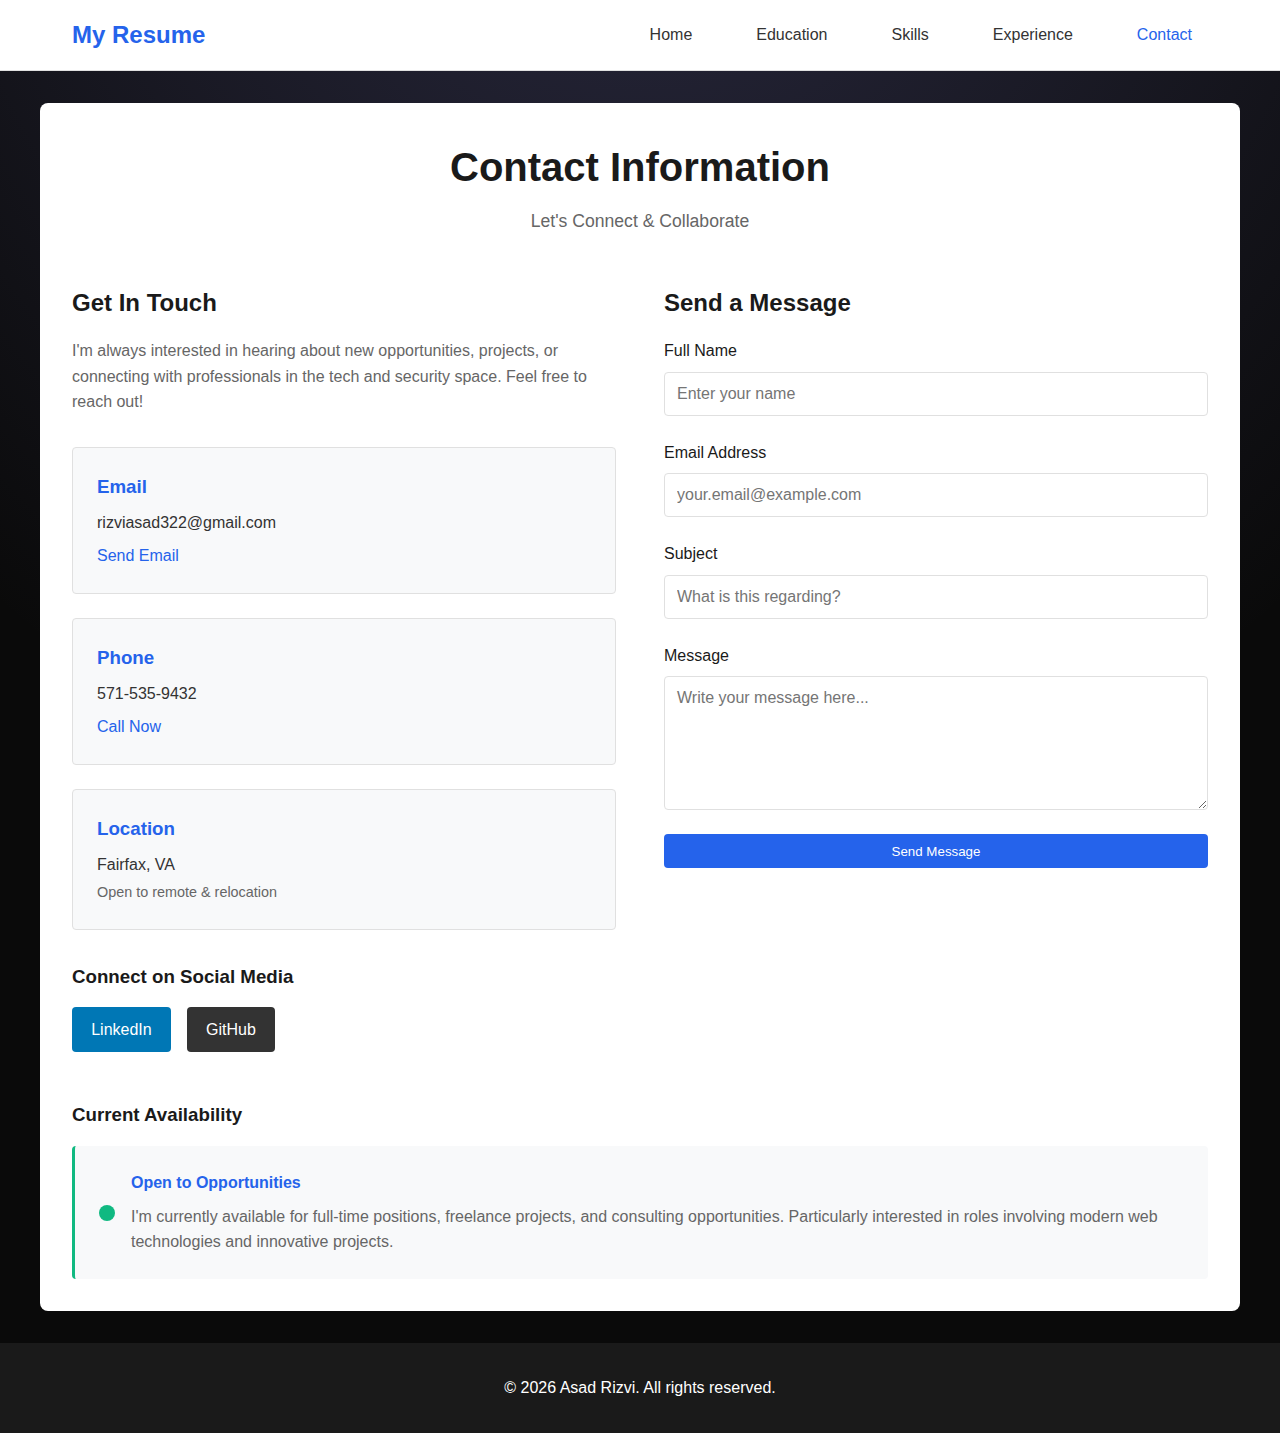
<file: contact.html>
<!DOCTYPE html>
<html lang="en">
<head>
    <meta charset="UTF-8">
    <meta name="viewport" content="width=device-width, initial-scale=1.0">
    <title>Contact - Professional Resume</title>
    <link rel="stylesheet" href="styles.css">
</head>
<body>
    <nav class="navbar">
        <div class="nav-container">
            <h1 class="logo">My Resume</h1>
            <ul class="nav-menu">
                <li><a href="index.html">Home</a></li>
                <li><a href="education.html">Education</a></li>
                <li><a href="skills.html">Skills</a></li>
                <li><a href="experience.html">Experience</a></li>
                <li><a href="contact.html" class="active">Contact</a></li>
            </ul>
        </div>
    </nav>

    <div class="container">
        <div class="page-header">
            <h1>Contact Information</h1>
            <p class="page-subtitle">Let's Connect & Collaborate</p>
        </div>

        <div class="contact-content">
            <div class="contact-info-section">
                <h2>Get In Touch</h2>
                <p class="contact-intro">I'm always interested in hearing about new opportunities, projects, or connecting with professionals in the tech and security space. Feel free to reach out!</p>
                
                <div class="contact-cards">
                    <div class="contact-card">
                        <h3>Email</h3>
                        <p>rizviasad322@gmail.com</p>
                        <a href="mailto:rizviasad322@gmail.com" class="contact-link">Send Email</a>
                    </div>

                    <div class="contact-card">
                        <h3>Phone</h3>
                        <p>571-535-9432</p>
                        <a href="tel:+15715359432" class="contact-link">Call Now</a>
                    </div>

                    <div class="contact-card">
                        <h3>Location</h3>
                        <p>Fairfax, VA</p>
                        <p class="location-detail">Open to remote & relocation</p>
                    </div>
                </div>

                <div class="social-links-section">
                    <h3>Connect on Social Media</h3>
                    <div class="social-links">
                        <a href="https://www.linkedin.com/in/asadrizi" target="_blank" class="social-btn linkedin">
                            LinkedIn
                        </a>
                        <a href="https://github.com/asadrizvi" target="_blank" class="social-btn github">
                            GitHub
                        </a>
                    </div>
                </div>
            </div>

            <div class="contact-form-section">
                <h2>Send a Message</h2>
                <form class="contact-form" action="#" method="POST">
                    <div class="form-group">
                        <label for="name">Full Name</label>
                        <input type="text" id="name" name="name" placeholder="Enter your name" required>
                    </div>

                    <div class="form-group">
                        <label for="email">Email Address</label>
                        <input type="email" id="email" name="email" placeholder="your.email@example.com" required>
                    </div>

                    <div class="form-group">
                        <label for="subject">Subject</label>
                        <input type="text" id="subject" name="subject" placeholder="What is this regarding?" required>
                    </div>

                    <div class="form-group">
                        <label for="message">Message</label>
                        <textarea id="message" name="message" rows="6" placeholder="Write your message here..." required></textarea>
                    </div>

                    <button type="submit" class="btn btn-primary btn-submit">Send Message</button>
                </form>
            </div>
        </div>

        <div class="availability-section">
            <h3>Current Availability</h3>
            <div class="availability-card">
                <div class="status-indicator available"></div>
                <div class="availability-info">
                    <h4>Open to Opportunities</h4>
                    <p>I'm currently available for full-time positions, freelance projects, and consulting opportunities. Particularly interested in roles involving modern web technologies and innovative projects.</p>
                </div>
            </div>
        </div>
    </div>

    <footer>
        <p>&copy; 2026 Asad Rizvi. All rights reserved.</p>
    </footer>
</body>
</html>
</file>
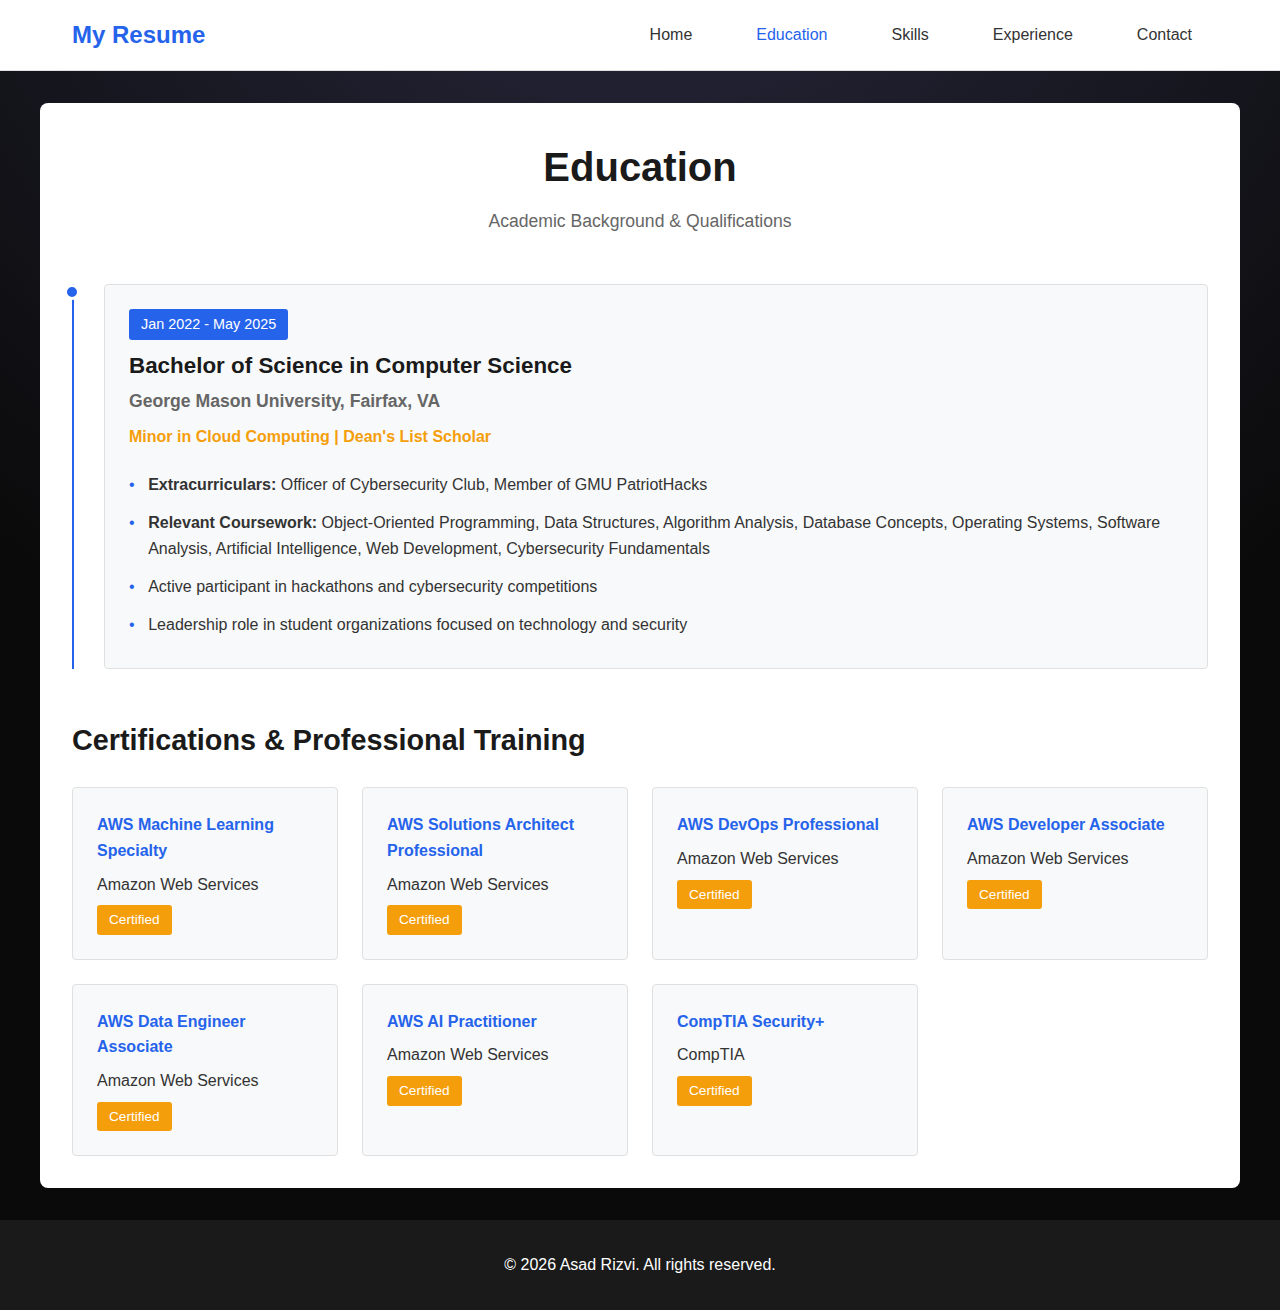
<file: education.html>
<!DOCTYPE html>
<html lang="en">
<head>
    <meta charset="UTF-8">
    <meta name="viewport" content="width=device-width, initial-scale=1.0">
    <title>Education - Professional Resume</title>
    <link rel="stylesheet" href="styles.css">
</head>
<body>
    <nav class="navbar">
        <div class="nav-container">
            <h1 class="logo">My Resume</h1>
            <ul class="nav-menu">
                <li><a href="index.html">Home</a></li>
                <li><a href="education.html" class="active">Education</a></li>
                <li><a href="skills.html">Skills</a></li>
                <li><a href="experience.html">Experience</a></li>
                <li><a href="contact.html">Contact</a></li>
            </ul>
        </div>
    </nav>

    <div class="container">
        <div class="page-header">
            <h1>Education</h1>
            <p class="page-subtitle">Academic Background & Qualifications</p>
        </div>

        <div class="education-timeline">
            <div class="timeline-item">
                <div class="timeline-marker"></div>
                <div class="timeline-content">
                    <div class="timeline-date">Jan 2022 - May 2025</div>
                    <h3>Bachelor of Science in Computer Science</h3>
                    <h4>George Mason University, Fairfax, VA</h4>
                    <p class="gpa">Minor in Cloud Computing | Dean's List Scholar</p>
                    <ul class="details">
                        <li><strong>Extracurriculars:</strong> Officer of Cybersecurity Club, Member of GMU PatriotHacks</li>
                        <li><strong>Relevant Coursework:</strong> Object-Oriented Programming, Data Structures, Algorithm Analysis, Database Concepts, Operating Systems, Software Analysis, Artificial Intelligence, Web Development, Cybersecurity Fundamentals</li>
                        <li>Active participant in hackathons and cybersecurity competitions</li>
                        <li>Leadership role in student organizations focused on technology and security</li>
                    </ul>
                </div>
            </div>
        </div>

        <div class="certifications-section">
            <h2>Certifications & Professional Training</h2>
            <div class="cert-grid">
                <div class="cert-card">
                    <h4>AWS Machine Learning Specialty</h4>
                    <p>Amazon Web Services</p>
                    <span class="cert-date">Certified</span>
                </div>
                <div class="cert-card">
                    <h4>AWS Solutions Architect Professional</h4>
                    <p>Amazon Web Services</p>
                    <span class="cert-date">Certified</span>
                </div>
                <div class="cert-card">
                    <h4>AWS DevOps Professional</h4>
                    <p>Amazon Web Services</p>
                    <span class="cert-date">Certified</span>
                </div>
                <div class="cert-card">
                    <h4>AWS Developer Associate</h4>
                    <p>Amazon Web Services</p>
                    <span class="cert-date">Certified</span>
                </div>
                <div class="cert-card">
                    <h4>AWS Data Engineer Associate</h4>
                    <p>Amazon Web Services</p>
                    <span class="cert-date">Certified</span>
                </div>
                <div class="cert-card">
                    <h4>AWS AI Practitioner</h4>
                    <p>Amazon Web Services</p>
                    <span class="cert-date">Certified</span>
                </div>
                <div class="cert-card">
                    <h4>CompTIA Security+</h4>
                    <p>CompTIA</p>
                    <span class="cert-date">Certified</span>
                </div>
            </div>
        </div>
    </div>

    <footer>
        <p>&copy; 2026 Asad Rizvi. All rights reserved.</p>
    </footer>
</body>
</html>
</file>
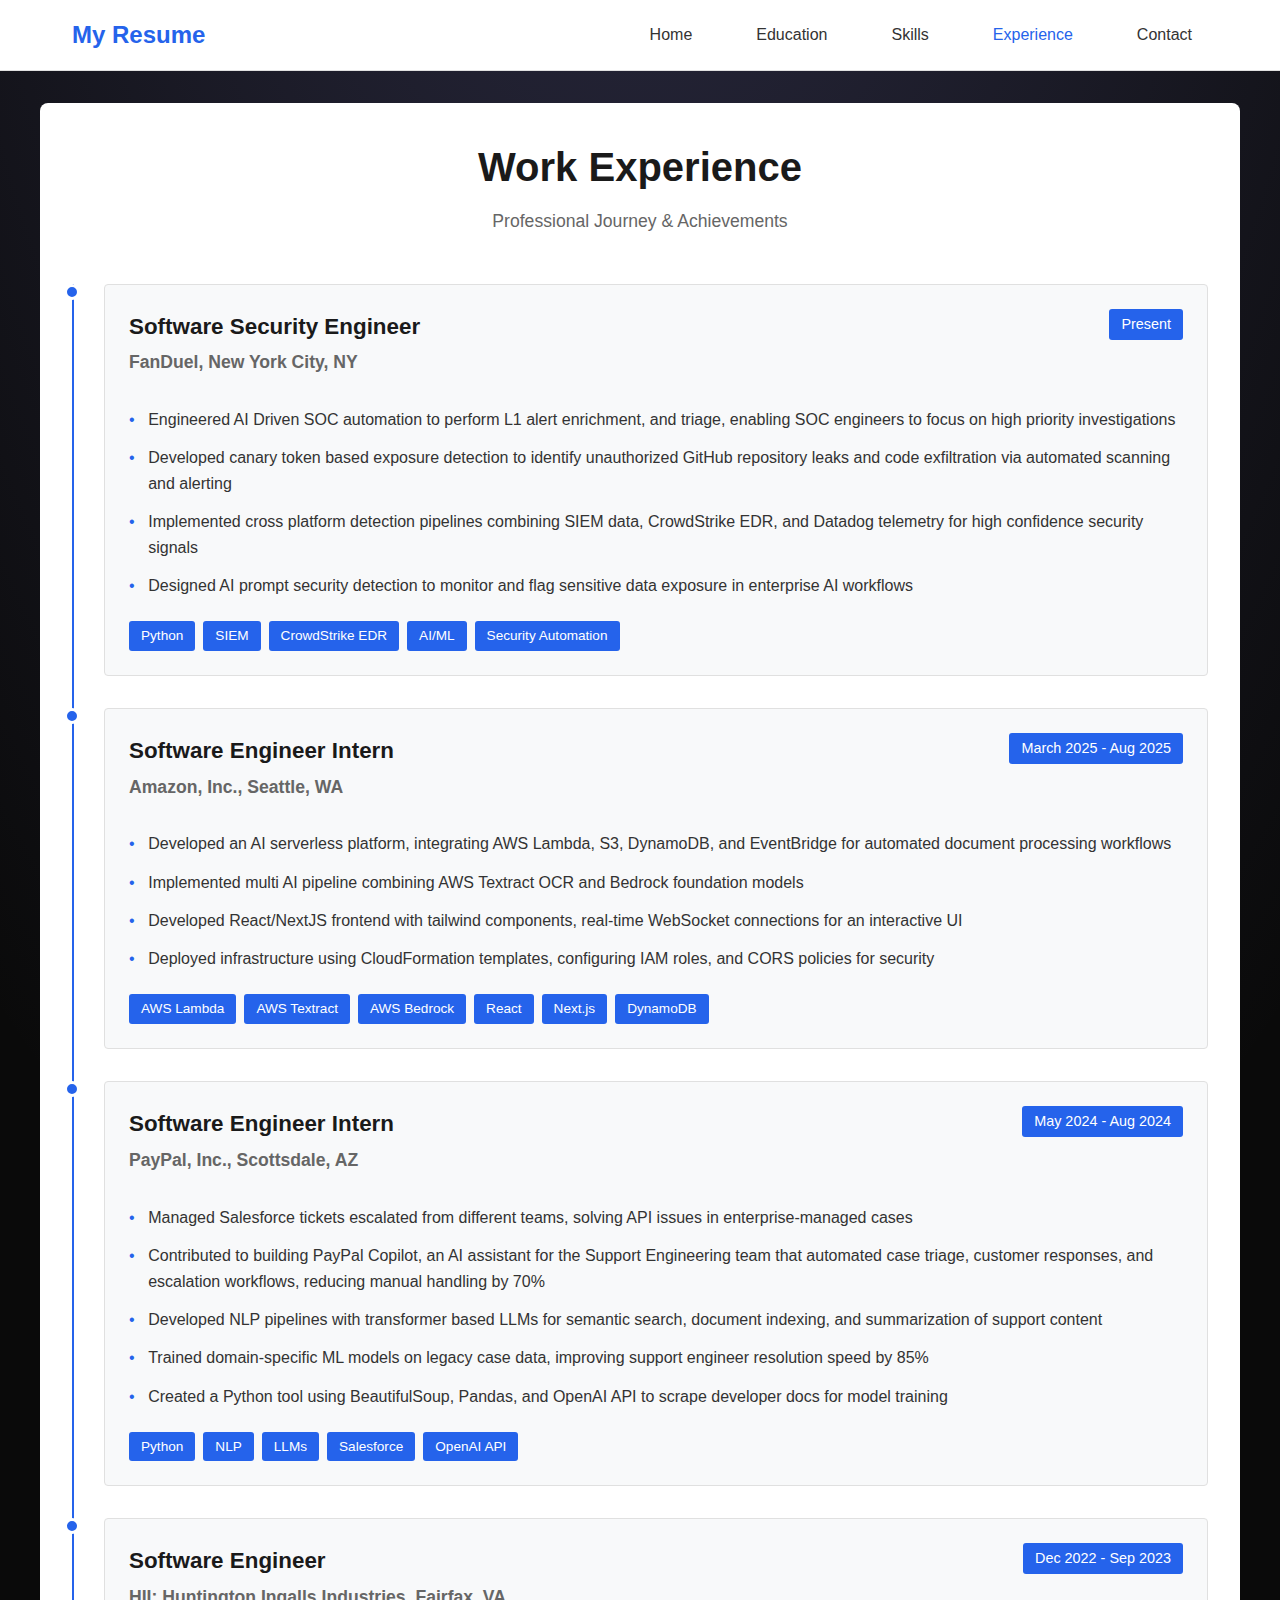
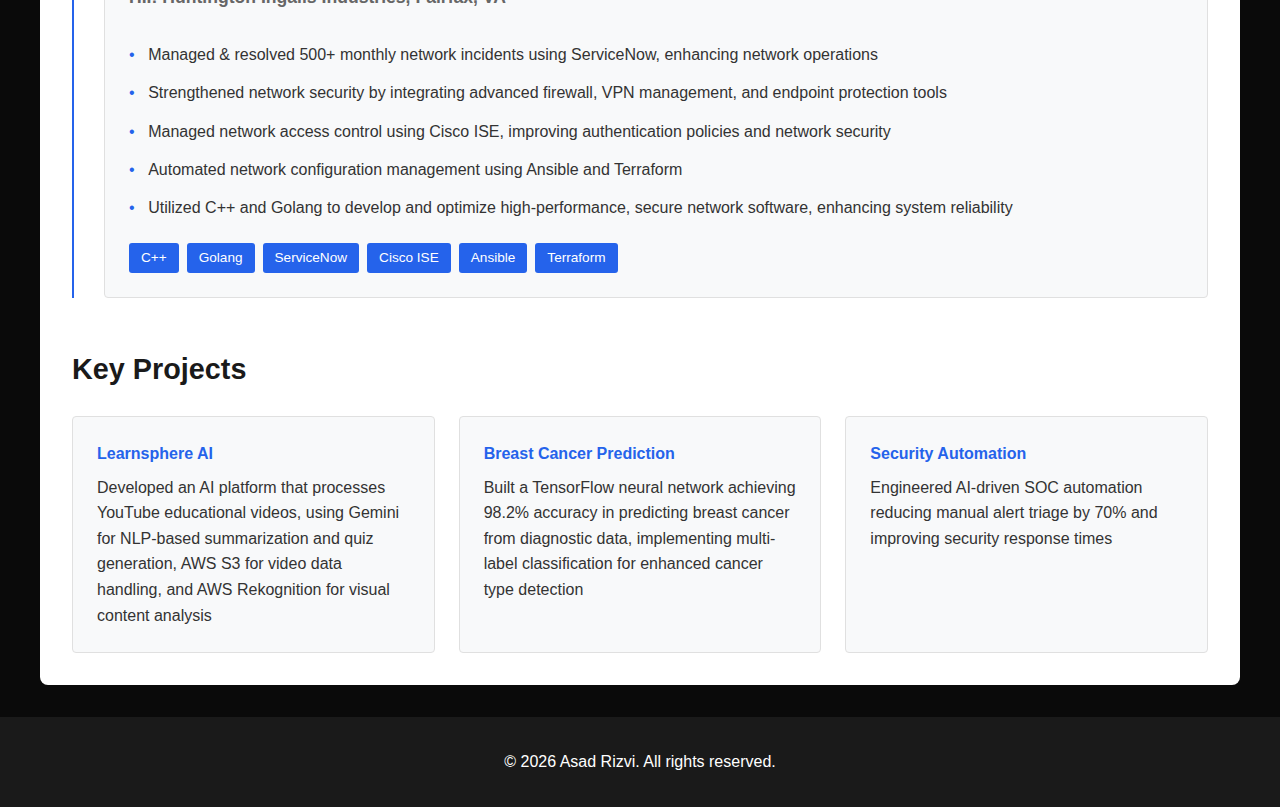
<file: experience.html>
<!DOCTYPE html>
<html lang="en">
<head>
    <meta charset="UTF-8">
    <meta name="viewport" content="width=device-width, initial-scale=1.0">
    <title>Experience - Professional Resume</title>
    <link rel="stylesheet" href="styles.css">
</head>
<body>
    <nav class="navbar">
        <div class="nav-container">
            <h1 class="logo">My Resume</h1>
            <ul class="nav-menu">
                <li><a href="index.html">Home</a></li>
                <li><a href="education.html">Education</a></li>
                <li><a href="skills.html">Skills</a></li>
                <li><a href="experience.html" class="active">Experience</a></li>
                <li><a href="contact.html">Contact</a></li>
            </ul>
        </div>
    </nav>

    <div class="container">
        <div class="page-header">
            <h1>Work Experience</h1>
            <p class="page-subtitle">Professional Journey & Achievements</p>
        </div>

        <div class="experience-timeline">
            <div class="experience-item">
                <div class="experience-marker"></div>
                <div class="experience-content">
                    <div class="experience-header">
                        <div>
                            <h3>Software Security Engineer</h3>
                            <h4>FanDuel, New York City, NY</h4>
                        </div>
                        <div class="experience-date">Present</div>
                    </div>
                    <ul class="experience-details">
                        <li>Engineered AI Driven SOC automation to perform L1 alert enrichment, and triage, enabling SOC engineers to focus on high priority investigations</li>
                        <li>Developed canary token based exposure detection to identify unauthorized GitHub repository leaks and code exfiltration via automated scanning and alerting</li>
                        <li>Implemented cross platform detection pipelines combining SIEM data, CrowdStrike EDR, and Datadog telemetry for high confidence security signals</li>
                        <li>Designed AI prompt security detection to monitor and flag sensitive data exposure in enterprise AI workflows</li>
                    </ul>
                    <div class="tech-stack">
                        <span class="tech-tag">Python</span>
                        <span class="tech-tag">SIEM</span>
                        <span class="tech-tag">CrowdStrike EDR</span>
                        <span class="tech-tag">AI/ML</span>
                        <span class="tech-tag">Security Automation</span>
                    </div>
                </div>
            </div>

            <div class="experience-item">
                <div class="experience-marker"></div>
                <div class="experience-content">
                    <div class="experience-header">
                        <div>
                            <h3>Software Engineer Intern</h3>
                            <h4>Amazon, Inc., Seattle, WA</h4>
                        </div>
                        <div class="experience-date">March 2025 - Aug 2025</div>
                    </div>
                    <ul class="experience-details">
                        <li>Developed an AI serverless platform, integrating AWS Lambda, S3, DynamoDB, and EventBridge for automated document processing workflows</li>
                        <li>Implemented multi AI pipeline combining AWS Textract OCR and Bedrock foundation models</li>
                        <li>Developed React/NextJS frontend with tailwind components, real-time WebSocket connections for an interactive UI</li>
                        <li>Deployed infrastructure using CloudFormation templates, configuring IAM roles, and CORS policies for security</li>
                    </ul>
                    <div class="tech-stack">
                        <span class="tech-tag">AWS Lambda</span>
                        <span class="tech-tag">AWS Textract</span>
                        <span class="tech-tag">AWS Bedrock</span>
                        <span class="tech-tag">React</span>
                        <span class="tech-tag">Next.js</span>
                        <span class="tech-tag">DynamoDB</span>
                    </div>
                </div>
            </div>

            <div class="experience-item">
                <div class="experience-marker"></div>
                <div class="experience-content">
                    <div class="experience-header">
                        <div>
                            <h3>Software Engineer Intern</h3>
                            <h4>PayPal, Inc., Scottsdale, AZ</h4>
                        </div>
                        <div class="experience-date">May 2024 - Aug 2024</div>
                    </div>
                    <ul class="experience-details">
                        <li>Managed Salesforce tickets escalated from different teams, solving API issues in enterprise-managed cases</li>
                        <li>Contributed to building PayPal Copilot, an AI assistant for the Support Engineering team that automated case triage, customer responses, and escalation workflows, reducing manual handling by 70%</li>
                        <li>Developed NLP pipelines with transformer based LLMs for semantic search, document indexing, and summarization of support content</li>
                        <li>Trained domain-specific ML models on legacy case data, improving support engineer resolution speed by 85%</li>
                        <li>Created a Python tool using BeautifulSoup, Pandas, and OpenAI API to scrape developer docs for model training</li>
                    </ul>
                    <div class="tech-stack">
                        <span class="tech-tag">Python</span>
                        <span class="tech-tag">NLP</span>
                        <span class="tech-tag">LLMs</span>
                        <span class="tech-tag">Salesforce</span>
                        <span class="tech-tag">OpenAI API</span>
                    </div>
                </div>
            </div>

            <div class="experience-item">
                <div class="experience-marker"></div>
                <div class="experience-content">
                    <div class="experience-header">
                        <div>
                            <h3>Software Engineer</h3>
                            <h4>HII: Huntington Ingalls Industries, Fairfax, VA</h4>
                        </div>
                        <div class="experience-date">Dec 2022 - Sep 2023</div>
                    </div>
                    <ul class="experience-details">
                        <li>Managed & resolved 500+ monthly network incidents using ServiceNow, enhancing network operations</li>
                        <li>Strengthened network security by integrating advanced firewall, VPN management, and endpoint protection tools</li>
                        <li>Managed network access control using Cisco ISE, improving authentication policies and network security</li>
                        <li>Automated network configuration management using Ansible and Terraform</li>
                        <li>Utilized C++ and Golang to develop and optimize high-performance, secure network software, enhancing system reliability</li>
                    </ul>
                    <div class="tech-stack">
                        <span class="tech-tag">C++</span>
                        <span class="tech-tag">Golang</span>
                        <span class="tech-tag">ServiceNow</span>
                        <span class="tech-tag">Cisco ISE</span>
                        <span class="tech-tag">Ansible</span>
                        <span class="tech-tag">Terraform</span>
                    </div>
                </div>
            </div>
        </div>

        <div class="achievements-section">
            <h2>Key Projects</h2>
            <div class="achievements-grid">
                <div class="achievement-card">
                    <h4>Learnsphere AI</h4>
                    <p>Developed an AI platform that processes YouTube educational videos, using Gemini for NLP-based summarization and quiz generation, AWS S3 for video data handling, and AWS Rekognition for visual content analysis</p>
                </div>
                <div class="achievement-card">
                    <h4>Breast Cancer Prediction</h4>
                    <p>Built a TensorFlow neural network achieving 98.2% accuracy in predicting breast cancer from diagnostic data, implementing multi-label classification for enhanced cancer type detection</p>
                </div>
                <div class="achievement-card">
                    <h4>Security Automation</h4>
                    <p>Engineered AI-driven SOC automation reducing manual alert triage by 70% and improving security response times</p>
                </div>
            </div>
        </div>
    </div>

    <footer>
        <p>&copy; 2026 Asad Rizvi. All rights reserved.</p>
    </footer>
</body>
</html>
</file>
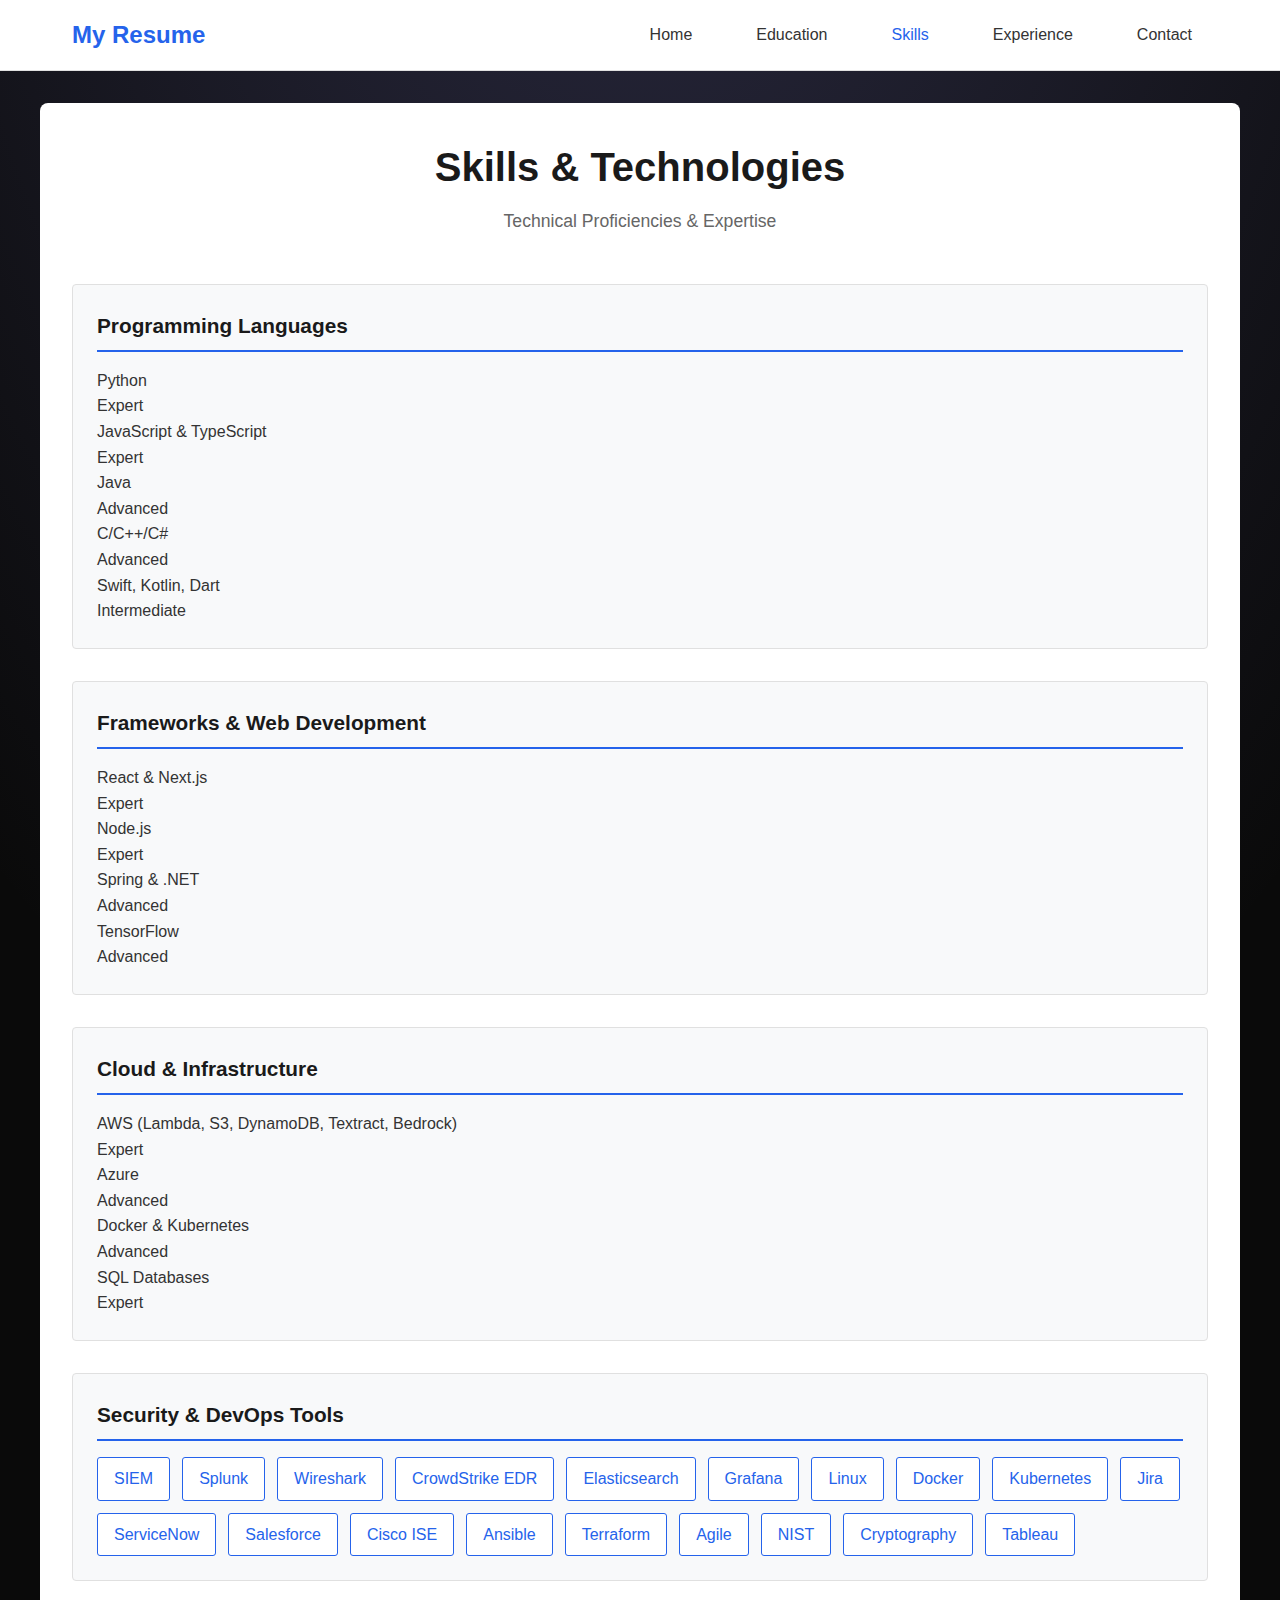
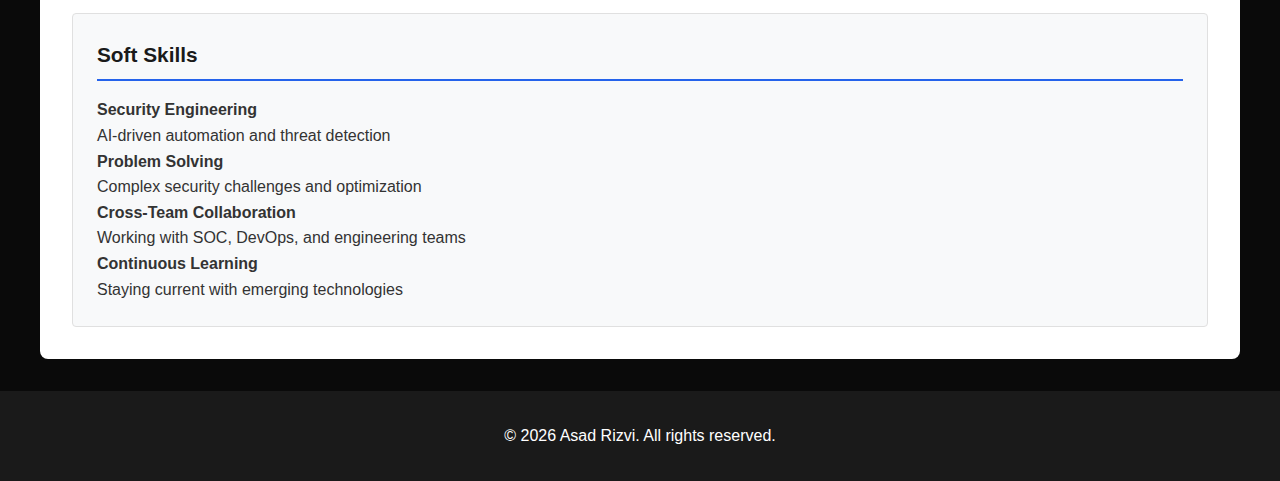
<file: skills.html>
<!DOCTYPE html>
<html lang="en">
<head>
    <meta charset="UTF-8">
    <meta name="viewport" content="width=device-width, initial-scale=1.0">
    <title>Skills - Professional Resume</title>
    <link rel="stylesheet" href="styles.css">
</head>
<body>
    <nav class="navbar">
        <div class="nav-container">
            <h1 class="logo">My Resume</h1>
            <ul class="nav-menu">
                <li><a href="index.html">Home</a></li>
                <li><a href="education.html">Education</a></li>
                <li><a href="skills.html" class="active">Skills</a></li>
                <li><a href="experience.html">Experience</a></li>
                <li><a href="contact.html">Contact</a></li>
            </ul>
        </div>
    </nav>

    <div class="container">
        <div class="page-header">
            <h1>Skills & Technologies</h1>
            <p class="page-subtitle">Technical Proficiencies & Expertise</p>
        </div>

        <div class="skills-section">
            <div class="skill-category">
                <h3>Programming Languages</h3>
                <div class="skills-list">
                    <div class="skill-item">
                        <div class="skill-name">Python</div>
                        <div class="skill-bar">
                            <div class="skill-progress" style="width: 95%"></div>
                        </div>
                        <span class="skill-level">Expert</span>
                    </div>
                    <div class="skill-item">
                        <div class="skill-name">JavaScript & TypeScript</div>
                        <div class="skill-bar">
                            <div class="skill-progress" style="width: 90%"></div>
                        </div>
                        <span class="skill-level">Expert</span>
                    </div>
                    <div class="skill-item">
                        <div class="skill-name">Java</div>
                        <div class="skill-bar">
                            <div class="skill-progress" style="width: 88%"></div>
                        </div>
                        <span class="skill-level">Advanced</span>
                    </div>
                    <div class="skill-item">
                        <div class="skill-name">C/C++/C#</div>
                        <div class="skill-bar">
                            <div class="skill-progress" style="width: 85%"></div>
                        </div>
                        <span class="skill-level">Advanced</span>
                    </div>
                    <div class="skill-item">
                        <div class="skill-name">Swift, Kotlin, Dart</div>
                        <div class="skill-bar">
                            <div class="skill-progress" style="width: 75%"></div>
                        </div>
                        <span class="skill-level">Intermediate</span>
                    </div>
                </div>
            </div>

            <div class="skill-category">
                <h3>Frameworks & Web Development</h3>
                <div class="skills-list">
                    <div class="skill-item">
                        <div class="skill-name">React & Next.js</div>
                        <div class="skill-bar">
                            <div class="skill-progress" style="width: 92%"></div>
                        </div>
                        <span class="skill-level">Expert</span>
                    </div>
                    <div class="skill-item">
                        <div class="skill-name">Node.js</div>
                        <div class="skill-bar">
                            <div class="skill-progress" style="width: 90%"></div>
                        </div>
                        <span class="skill-level">Expert</span>
                    </div>
                    <div class="skill-item">
                        <div class="skill-name">Spring & .NET</div>
                        <div class="skill-bar">
                            <div class="skill-progress" style="width: 85%"></div>
                        </div>
                        <span class="skill-level">Advanced</span>
                    </div>
                    <div class="skill-item">
                        <div class="skill-name">TensorFlow</div>
                        <div class="skill-bar">
                            <div class="skill-progress" style="width: 88%"></div>
                        </div>
                        <span class="skill-level">Advanced</span>
                    </div>
                </div>
            </div>

            <div class="skill-category">
                <h3>Cloud & Infrastructure</h3>
                <div class="skills-list">
                    <div class="skill-item">
                        <div class="skill-name">AWS (Lambda, S3, DynamoDB, Textract, Bedrock)</div>
                        <div class="skill-bar">
                            <div class="skill-progress" style="width: 95%"></div>
                        </div>
                        <span class="skill-level">Expert</span>
                    </div>
                    <div class="skill-item">
                        <div class="skill-name">Azure</div>
                        <div class="skill-bar">
                            <div class="skill-progress" style="width: 82%"></div>
                        </div>
                        <span class="skill-level">Advanced</span>
                    </div>
                    <div class="skill-item">
                        <div class="skill-name">Docker & Kubernetes</div>
                        <div class="skill-bar">
                            <div class="skill-progress" style="width: 88%"></div>
                        </div>
                        <span class="skill-level">Advanced</span>
                    </div>
                    <div class="skill-item">
                        <div class="skill-name">SQL Databases</div>
                        <div class="skill-bar">
                            <div class="skill-progress" style="width: 90%"></div>
                        </div>
                        <span class="skill-level">Expert</span>
                    </div>
                </div>
            </div>

            <div class="skill-category">
                <h3>Security & DevOps Tools</h3>
                <div class="tech-badges">
                    <span class="badge">SIEM</span>
                    <span class="badge">Splunk</span>
                    <span class="badge">Wireshark</span>
                    <span class="badge">CrowdStrike EDR</span>
                    <span class="badge">Elasticsearch</span>
                    <span class="badge">Grafana</span>
                    <span class="badge">Linux</span>
                    <span class="badge">Docker</span>
                    <span class="badge">Kubernetes</span>
                    <span class="badge">Jira</span>
                    <span class="badge">ServiceNow</span>
                    <span class="badge">Salesforce</span>
                    <span class="badge">Cisco ISE</span>
                    <span class="badge">Ansible</span>
                    <span class="badge">Terraform</span>
                    <span class="badge">Agile</span>
                    <span class="badge">NIST</span>
                    <span class="badge">Cryptography</span>
                    <span class="badge">Tableau</span>
                </div>
            </div>

            <div class="skill-category">
                <h3>Soft Skills</h3>
                <div class="soft-skills-grid">
                    <div class="soft-skill-card">
                        <h4>Security Engineering</h4>
                        <p>AI-driven automation and threat detection</p>
                    </div>
                    <div class="soft-skill-card">
                        <h4>Problem Solving</h4>
                        <p>Complex security challenges and optimization</p>
                    </div>
                    <div class="soft-skill-card">
                        <h4>Cross-Team Collaboration</h4>
                        <p>Working with SOC, DevOps, and engineering teams</p>
                    </div>
                    <div class="soft-skill-card">
                        <h4>Continuous Learning</h4>
                        <p>Staying current with emerging technologies</p>
                    </div>
                </div>
            </div>
        </div>
    </div>

    <footer>
        <p>&copy; 2026 Asad Rizvi. All rights reserved.</p>
    </footer>
</body>
</html>
</file>
<file: styles.css>
* {
    margin: 0;
    padding: 0;
    box-sizing: border-box;
}

body {
    font-family: -apple-system, BlinkMacSystemFont, 'Segoe UI', Arial, sans-serif;
    line-height: 1.6;
    color: #333;
    background: #0a0a0a;
    background-image: radial-gradient(ellipse 80% 80% at 50% -20%, rgba(120, 119, 198, 0.3), rgba(255, 255, 255, 0));
    min-height: 100vh;
}

.navbar {
    background: #fff;
    border-bottom: 1px solid #e0e0e0;
    position: sticky;
    top: 0;
    z-index: 1000;
}

.nav-container {
    max-width: 1200px;
    margin: 0 auto;
    padding: 1rem 2rem;
    display: flex;
    justify-content: space-between;
    align-items: center;
}

.logo {
    font-size: 1.5rem;
    font-weight: 600;
    color: #2563eb;
}

.nav-menu {
    display: flex;
    list-style: none;
    gap: 2rem;
}

.nav-menu a {
    text-decoration: none;
    color: #333;
    font-weight: 500;
    padding: 0.5rem 1rem;
}

.nav-menu a:hover,
.nav-menu a.active {
    color: #2563eb;
}

.container {
    max-width: 1200px;
    margin: 2rem auto;
    padding: 2rem;
    background: #fff;
    border-radius: 8px;
}

.hero-section {
    display: grid;
    grid-template-columns: 250px 1fr;
    gap: 3rem;
    align-items: start;
    margin-bottom: 3rem;
}

.profile-image-container {
    display: flex;
    justify-content: center;
}

.profile-image {
    width: 250px;
    height: 250px;
    border-radius: 8px;
    object-fit: cover;
}

.name-title {
    font-size: 2.5rem;
    font-weight: 700;
    color: #1a1a1a;
    margin-bottom: 0.5rem;
}

.subtitle {
    font-size: 1.3rem;
    color: #666;
    margin-bottom: 1.5rem;
}

.career-objective {
    background: #f8f9fa;
    padding: 1.5rem;
    border-radius: 4px;
    border-left: 3px solid #2563eb;
    margin-bottom: 2rem;
}

.career-objective h3 {
    color: #2563eb;
    margin-bottom: 0.5rem;
    font-size: 1.1rem;
}

.quick-links {
    display: flex;
    gap: 1rem;
    flex-wrap: wrap;
}

.btn {
    padding: 0.6rem 1.2rem;
    border-radius: 4px;
    text-decoration: none;
    font-weight: 500;
    display: inline-block;
    border: none;
}

.btn-primary {
    background: #2563eb;
    color: #fff;
}

.btn-secondary {
    background: #64748b;
    color: #fff;
}

.btn-outline {
    background: transparent;
    color: #2563eb;
    border: 2px solid #2563eb;
}

.highlights-section {
    margin-top: 3rem;
}

.highlights-section h3 {
    font-size: 1.8rem;
    margin-bottom: 1.5rem;
    color: #1a1a1a;
}

.highlights-grid {
    display: grid;
    grid-template-columns: repeat(auto-fit, minmax(250px, 1fr));
    gap: 1.5rem;
}

.highlight-card {
    background: #f8f9fa;
    padding: 1.5rem;
    border-radius: 4px;
    border: 1px solid #e0e0e0;
}

.highlight-card h4 {
    color: #2563eb;
    margin-bottom: 0.5rem;
    font-size: 1.1rem;
}

.page-header {
    text-align: center;
    margin-bottom: 3rem;
}

.page-header h1 {
    font-size: 2.5rem;
    color: #1a1a1a;
    margin-bottom: 0.5rem;
}

.page-subtitle {
    color: #666;
    font-size: 1.1rem;
}

.education-timeline,
.experience-timeline {
    position: relative;
    padding-left: 2rem;
}

.education-timeline::before,
.experience-timeline::before {
    content: '';
    position: absolute;
    left: 0;
    top: 0;
    bottom: 0;
    width: 2px;
    background: #2563eb;
}

.timeline-item,
.experience-item {
    position: relative;
    margin-bottom: 2rem;
}

.timeline-marker,
.experience-marker {
    position: absolute;
    left: -2.5rem;
    top: 0;
    width: 16px;
    height: 16px;
    border-radius: 50%;
    background: #2563eb;
    border: 3px solid #fff;
}

.timeline-content,
.experience-content {
    background: #f8f9fa;
    padding: 1.5rem;
    border-radius: 4px;
    border: 1px solid #e0e0e0;
}

.timeline-date,
.experience-date {
    display: inline-block;
    background: #2563eb;
    color: #fff;
    padding: 0.25rem 0.75rem;
    border-radius: 3px;
    font-size: 0.9rem;
    font-weight: 500;
    margin-bottom: 0.5rem;
}

.timeline-content h3,
.experience-content h3 {
    color: #1a1a1a;
    font-size: 1.4rem;
    margin-bottom: 0.25rem;
}

.timeline-content h4,
.experience-content h4 {
    color: #666;
    font-size: 1.1rem;
    margin-bottom: 0.5rem;
}

.gpa {
    color: #f59e0b;
    font-weight: 600;
    margin-bottom: 1rem;
}

.details,
.experience-details {
    list-style: none;
    margin-top: 1rem;
}

.details li,
.experience-details li {
    padding: 0.4rem 0;
    padding-left: 1.2rem;
    position: relative;
}

.details li::before,
.experience-details li::before {
    content: '•';
    position: absolute;
    left: 0;
    color: #2563eb;
}

.experience-header {
    display: flex;
    justify-content: space-between;
    align-items: flex-start;
    margin-bottom: 1rem;
}

.tech-stack {
    display: flex;
    flex-wrap: wrap;
    gap: 0.5rem;
    margin-top: 1rem;
}

.tech-tag {
    background: #2563eb;
    color: #fff;
    padding: 0.25rem 0.75rem;
    border-radius: 3px;
    font-size: 0.85rem;
}

.certifications-section,
.achievements-section {
    margin-top: 3rem;
}

.certifications-section h2,
.achievements-section h2 {
    font-size: 1.8rem;
    color: #1a1a1a;
    margin-bottom: 1.5rem;
}

.cert-grid,
.achievements-grid {
    display: grid;
    grid-template-columns: repeat(auto-fit, minmax(250px, 1fr));
    gap: 1.5rem;
}

.cert-card,
.achievement-card {
    background: #f8f9fa;
    padding: 1.5rem;
    border-radius: 4px;
    border: 1px solid #e0e0e0;
}

.cert-card h4,
.achievement-card h4 {
    color: #2563eb;
    margin-bottom: 0.5rem;
}

.cert-date {
    display: inline-block;
    background: #f59e0b;
    color: #fff;
    padding: 0.25rem 0.75rem;
    border-radius: 3px;
    font-size: 0.85rem;
    margin-top: 0.5rem;
}

.skills-section {
    display: flex;
    flex-direction: column;
    gap: 2rem;
}

.skill-category {
    background: #f8f9fa;
    padding: 1.5rem;
    border-radius: 4px;
    border: 1px solid #e0e0e0;
}

.skill-category h3 {
    color: #1a1a1a;
    font-size: 1.3rem;
    margin-bottom: 1rem;
    padding-bottom: 0.5rem;
    border-bottom: 2px solid #2563eb;
}

.tech-badges {
    display: flex;
    flex-wrap: wrap;
    gap: 0.75rem;
}

.badge {
    background: #fff;
    color: #2563eb;
    padding: 0.5rem 1rem;
    border-radius: 3px;
    font-weight: 500;
    border: 1px solid #2563eb;
}

.contact-content {
    display: grid;
    grid-template-columns: 1fr 1fr;
    gap: 3rem;
}

.contact-info-section h2,
.contact-form-section h2 {
    color: #1a1a1a;
    margin-bottom: 1rem;
}

.contact-intro {
    color: #666;
    margin-bottom: 2rem;
}

.contact-cards {
    display: flex;
    flex-direction: column;
    gap: 1.5rem;
    margin-bottom: 2rem;
}

.contact-card {
    background: #f8f9fa;
    padding: 1.5rem;
    border-radius: 4px;
    border: 1px solid #e0e0e0;
}

.contact-card h3 {
    color: #2563eb;
    margin-bottom: 0.5rem;
}

.contact-link {
    display: inline-block;
    margin-top: 0.5rem;
    color: #2563eb;
    text-decoration: none;
    font-weight: 500;
}

.location-detail {
    color: #666;
    font-size: 0.9rem;
    margin-top: 0.25rem;
}

.social-links-section {
    margin-top: 2rem;
}

.social-links-section h3 {
    color: #1a1a1a;
    margin-bottom: 1rem;
}

.social-links {
    display: flex;
    flex-wrap: wrap;
    gap: 1rem;
}

.social-btn {
    display: flex;
    align-items: center;
    gap: 0.5rem;
    padding: 0.6rem 1.2rem;
    border-radius: 4px;
    text-decoration: none;
    font-weight: 500;
    color: #fff;
}

.social-btn.linkedin {
    background: #0077b5;
}

.social-btn.github {
    background: #333;
}

.contact-form {
    display: flex;
    flex-direction: column;
    gap: 1.5rem;
}

.form-group {
    display: flex;
    flex-direction: column;
}

.form-group label {
    color: #1a1a1a;
    font-weight: 500;
    margin-bottom: 0.5rem;
}

.form-group input,
.form-group textarea {
    padding: 0.75rem;
    border: 1px solid #e0e0e0;
    border-radius: 4px;
    font-family: inherit;
    font-size: 1rem;
}

.form-group input:focus,
.form-group textarea:focus {
    outline: none;
    border-color: #2563eb;
}

.btn-submit {
    width: 100%;
    cursor: pointer;
}

.availability-section {
    margin-top: 3rem;
}

.availability-section h3 {
    color: #1a1a1a;
    margin-bottom: 1rem;
}

.availability-card {
    display: flex;
    align-items: center;
    gap: 1rem;
    background: #f8f9fa;
    padding: 1.5rem;
    border-radius: 4px;
    border-left: 3px solid #10b981;
}

.status-indicator {
    width: 16px;
    height: 16px;
    border-radius: 50%;
    flex-shrink: 0;
}

.status-indicator.available {
    background: #10b981;
}

.availability-info h4 {
    color: #2563eb;
    margin-bottom: 0.5rem;
}

.availability-info p {
    color: #666;
}

footer {
    background: #1a1a1a;
    color: #fff;
    text-align: center;
    padding: 2rem;
    margin-top: 2rem;
}

@media (max-width: 768px) {
    .hero-section {
        grid-template-columns: 1fr;
    }

    .name-title {
        font-size: 2rem;
    }

    .nav-menu {
        flex-wrap: wrap;
        gap: 0.5rem;
    }

    .contact-content {
        grid-template-columns: 1fr;
    }

    .experience-header {
        flex-direction: column;
    }

    .highlights-grid,
    .cert-grid,
    .achievements-grid {
        grid-template-columns: 1fr;
    }
}
</file>
